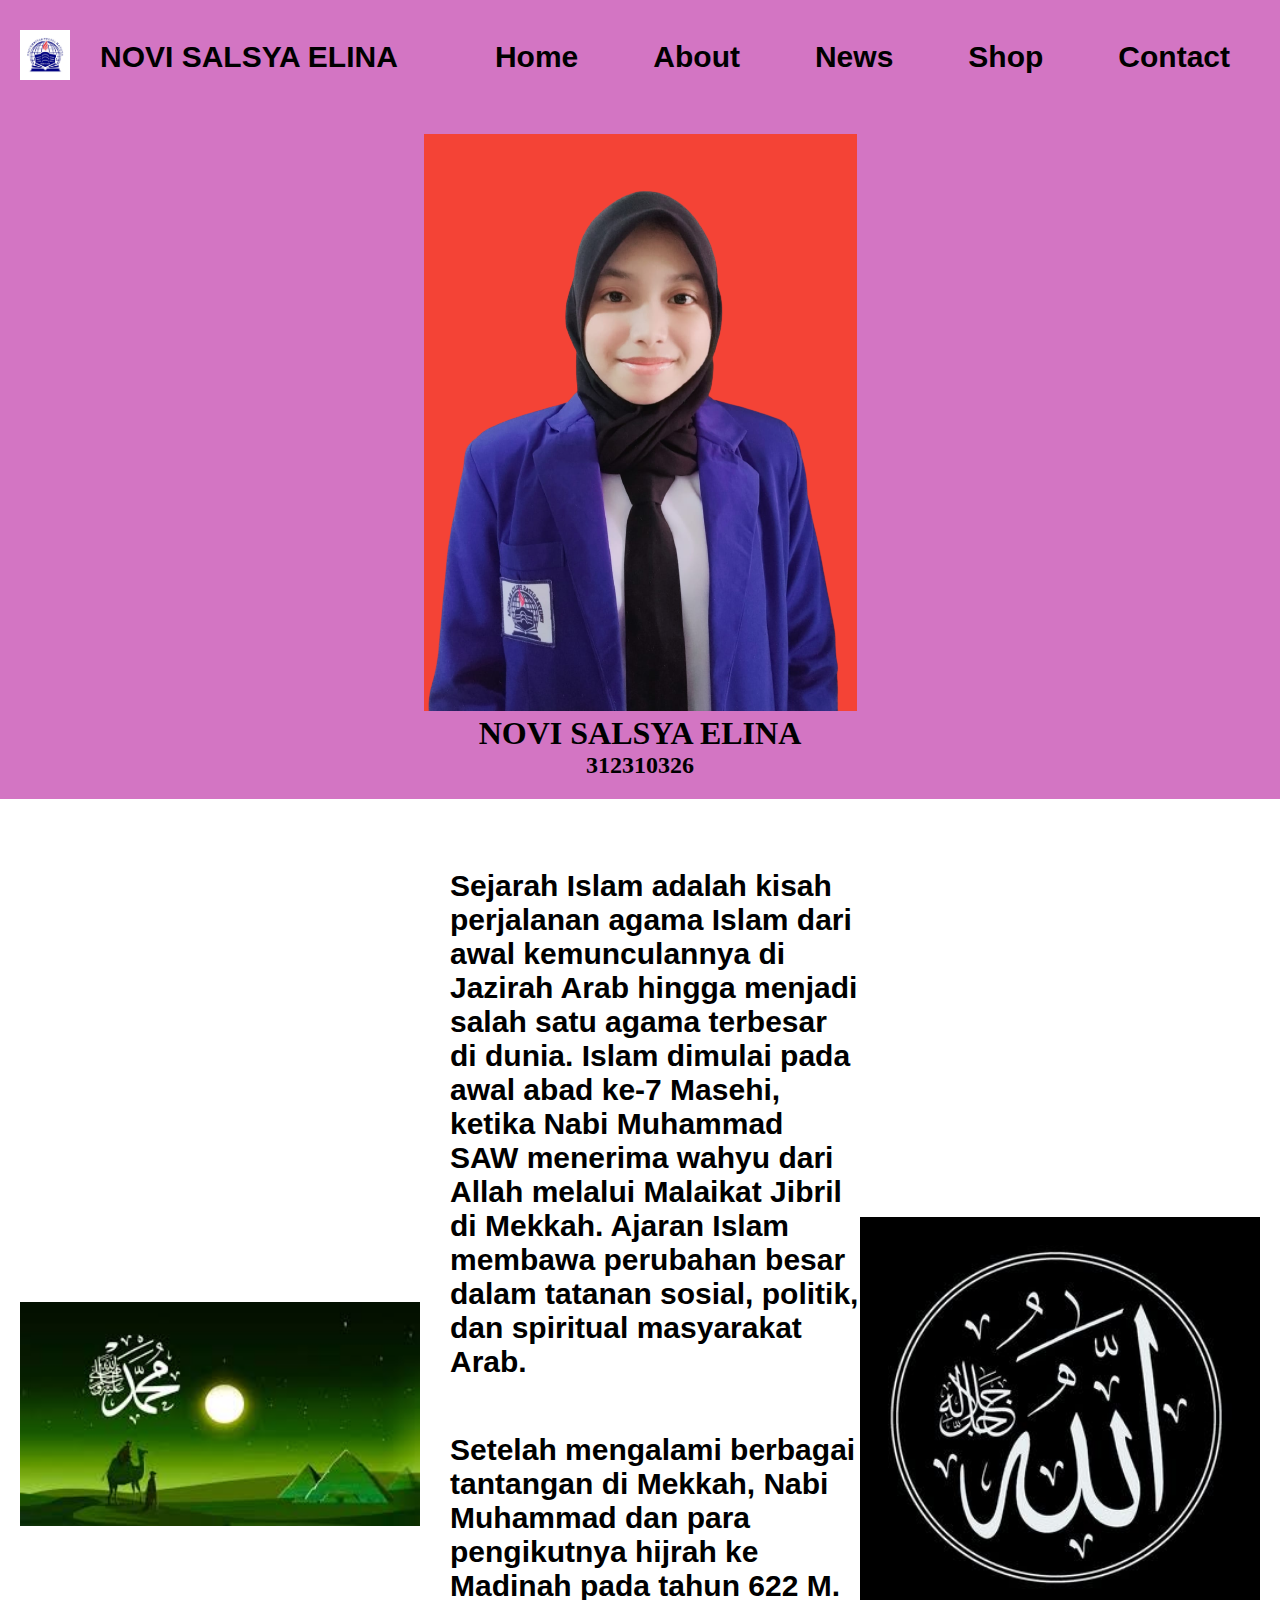
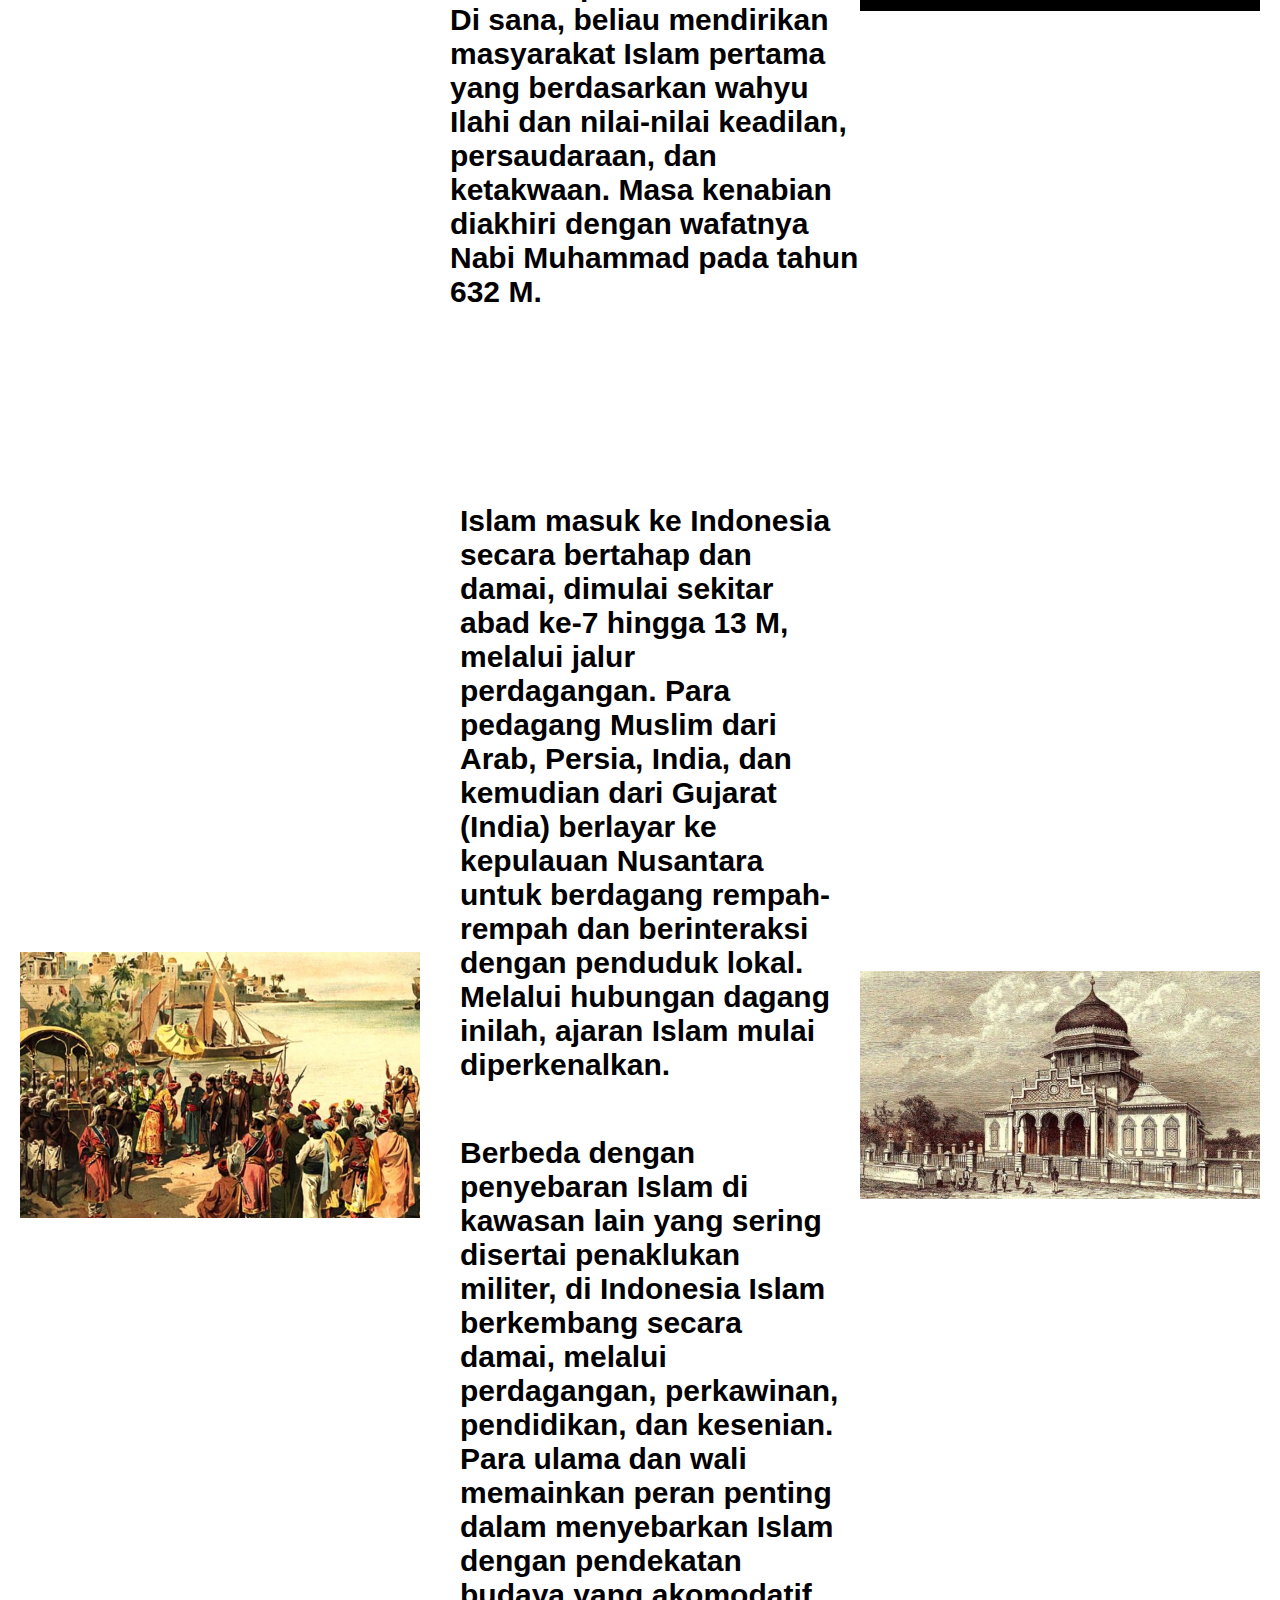
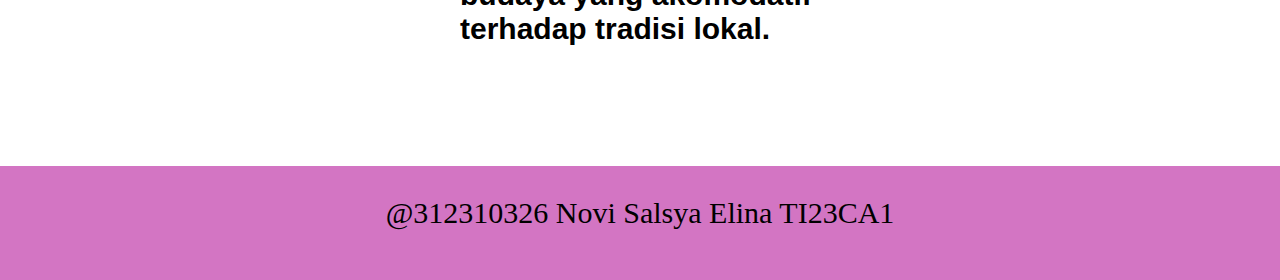
<file: index.html>
<!DOCTYPE html>
<html lang="en">
<head>
    <meta charset="UTF-8">
    <meta name="viewport" content="width=device-width, initial-scale=1.0">
    <title>WEBSITE - SALSYA</title>
    <style>
        * {
            margin: 0;
            padding: 0;
            box-sizing: border-box;
        }

        html {
            scroll-behavior: smooth; /* Efek scroll lembut saat klik menu */
        }

        nav {
            display: flex;
            justify-content: space-between;
            align-items: center;
            padding: 10px 20px;
            background-color: #d375c3;
        }

        .title {
            flex-grow: 1;
        }

        nav a {
            font-family: 'Franklin Gothic Medium', 'Arial Narrow', Arial, sans-serif;
            padding: 30px;
            display: inline-block;
            color: black;
            font-size: 30px;
            text-decoration: none;
            font-weight: bold;
            transition: background-color 0.3s ease;
        }

        nav a:hover {
            background-color: #d375c3;
            border-radius: 5px;
        }

        ul {
            list-style-type: none;
            display: flex;
            margin: 0;
            padding-left: 10px;
        }

        li {
            margin-left: 15px;
        }

        h1, h2 {
            text-align: center;
            color: black;
        }

        .header {
            display: flex;
            justify-content: center;
            align-items: center;
            padding: 20px;
            background-color: #d375c3;
            max-width: 2000px;
            margin: auto;
        }

        .right-content {
            text-align: center;
        }

        #hero {
            display: flex;
            align-items: center;
            padding: 20px;
            color: white;
            max-width: 2000px;
            margin: auto;
        }

        .hero-image {
            width: 400px;
            height: auto;
            margin-bottom: 50px;
        }

        .hero-content {
            padding-bottom: 150px;
            flex: 1;
        }

        .hero-image2 {
            width: 400px;
            height: auto;
            margin-bottom: 50px;
        }

        h3 {
            color: black;
            font-family: 'Franklin Gothic Medium', 'Arial Narrow', Arial, sans-serif;
            padding-top: 50px;
            padding-left: 30px;
            font-size: 30px;
        }

        #wrapper {
            display: flex;
            align-items: center;
            padding: 20px;
            color: white;
            max-width: 2000px;
            margin: auto;
        }

        .wrapper-content {
            flex: 1;
            padding-right: 20px;
        }

        .wrapper-image {
            width: 400px;
            height: auto;
            margin-bottom: 80px;
            margin-top: 5px;
        }

        .wrapper-image2 {
            width: 400px;
            height: auto;
            margin-bottom: 80px;
            margin-top: 5px;
        }

        h5 {
            color: black;
            font-family: 'Franklin Gothic Medium', 'Arial Narrow', Arial, sans-serif;
            padding-top: 5px;
            padding-bottom: 100px;
            padding-left: 40px;
            font-size: 30px;
        }

        p {
            font-size: 30px;
            margin-bottom: 20px;
        }

        #about {
            background-color: #f3e5f5;
            padding: 40px;
            text-align: center;
            max-width: 1000px;
            margin: 30px auto;
            border-radius: 10px;
        }

        footer {
            background-color: #d375c3;
            padding: 30px;
            color: black;
            text-align: center;
        }
    </style>
</head>
<body>
    <nav>
        <div class="nav__logo">
            <img alt="" height="50" src="upb.png">
        </div>
        <div class="title">
            <a href="#">NOVI SALSYA ELINA</a>
        </div>
        <ul class="ul">
            <li><a href="#home">Home</a></li>
            <li><a href="about.html">About</a></li>
            <li><a href="news.html">News</a></li>
            <li><a href="#" class="inactive">Shop</a></li>
            <li><a href="#" class="inactive">Contact</a></li>
        </ul>
    </nav>

    <header class="header" id="home">
        <div class="right-content">
            <img src="salsya.png" alt="Foto" class="profile-image"> 
            <h1 class="name">NOVI SALSYA ELINA</h1>
            <h2 class="name2">312310326</h2>
        </div>
    </header>

    <section id="hero">
        <img src="nabimuhammad.jpeg" alt="Salsya" class="hero-image">
        <div class="hero-content">
            <h3>
                <p>Sejarah Islam adalah kisah perjalanan agama Islam dari awal kemunculannya di Jazirah Arab hingga menjadi salah satu agama terbesar di dunia. Islam dimulai pada awal abad ke-7 Masehi, ketika Nabi Muhammad SAW menerima wahyu dari Allah melalui Malaikat Jibril di Mekkah. Ajaran Islam membawa perubahan besar dalam tatanan sosial, politik, dan spiritual masyarakat Arab.</p>
                <br>Setelah mengalami berbagai tantangan di Mekkah, Nabi Muhammad dan para pengikutnya hijrah ke Madinah pada tahun 622 M. Di sana, beliau mendirikan masyarakat Islam pertama yang berdasarkan wahyu Ilahi dan nilai-nilai keadilan, persaudaraan, dan ketakwaan. Masa kenabian diakhiri dengan wafatnya Nabi Muhammad pada tahun 632 M.</br>
            </h3>
        </div> 
        <img src="Allah.jpeg" alt="delamifc" class="hero-image2">
    </section>

    <section id="wrapper">
        <img src="sejarah.jpg" alt="salsya" class="wrapper-image2">
        <div class="wrapper-content">
            <h5> 
                <p>Islam masuk ke Indonesia secara bertahap dan damai, dimulai sekitar abad ke-7 hingga 13 M, melalui jalur perdagangan. Para pedagang Muslim dari Arab, Persia, India, dan kemudian dari Gujarat (India) berlayar ke kepulauan Nusantara untuk berdagang rempah-rempah dan berinteraksi dengan penduduk lokal. Melalui hubungan dagang inilah, ajaran Islam mulai diperkenalkan.</p>
                <br>Berbeda dengan penyebaran Islam di kawasan lain yang sering disertai penaklukan militer, di Indonesia Islam berkembang secara damai, melalui perdagangan, perkawinan, pendidikan, dan kesenian. Para ulama dan wali memainkan peran penting dalam menyebarkan Islam dengan pendekatan budaya yang akomodatif terhadap tradisi lokal.</br>
            </h5>
        </div>   
        <img src="foto.jpeg" alt="delamifc" class="wrapper-image">
    </section>

    <footer>
        <p>@312310326 Novi Salsya Elina TI23CA1</p>
    </footer>
</body>
</html>
</file>
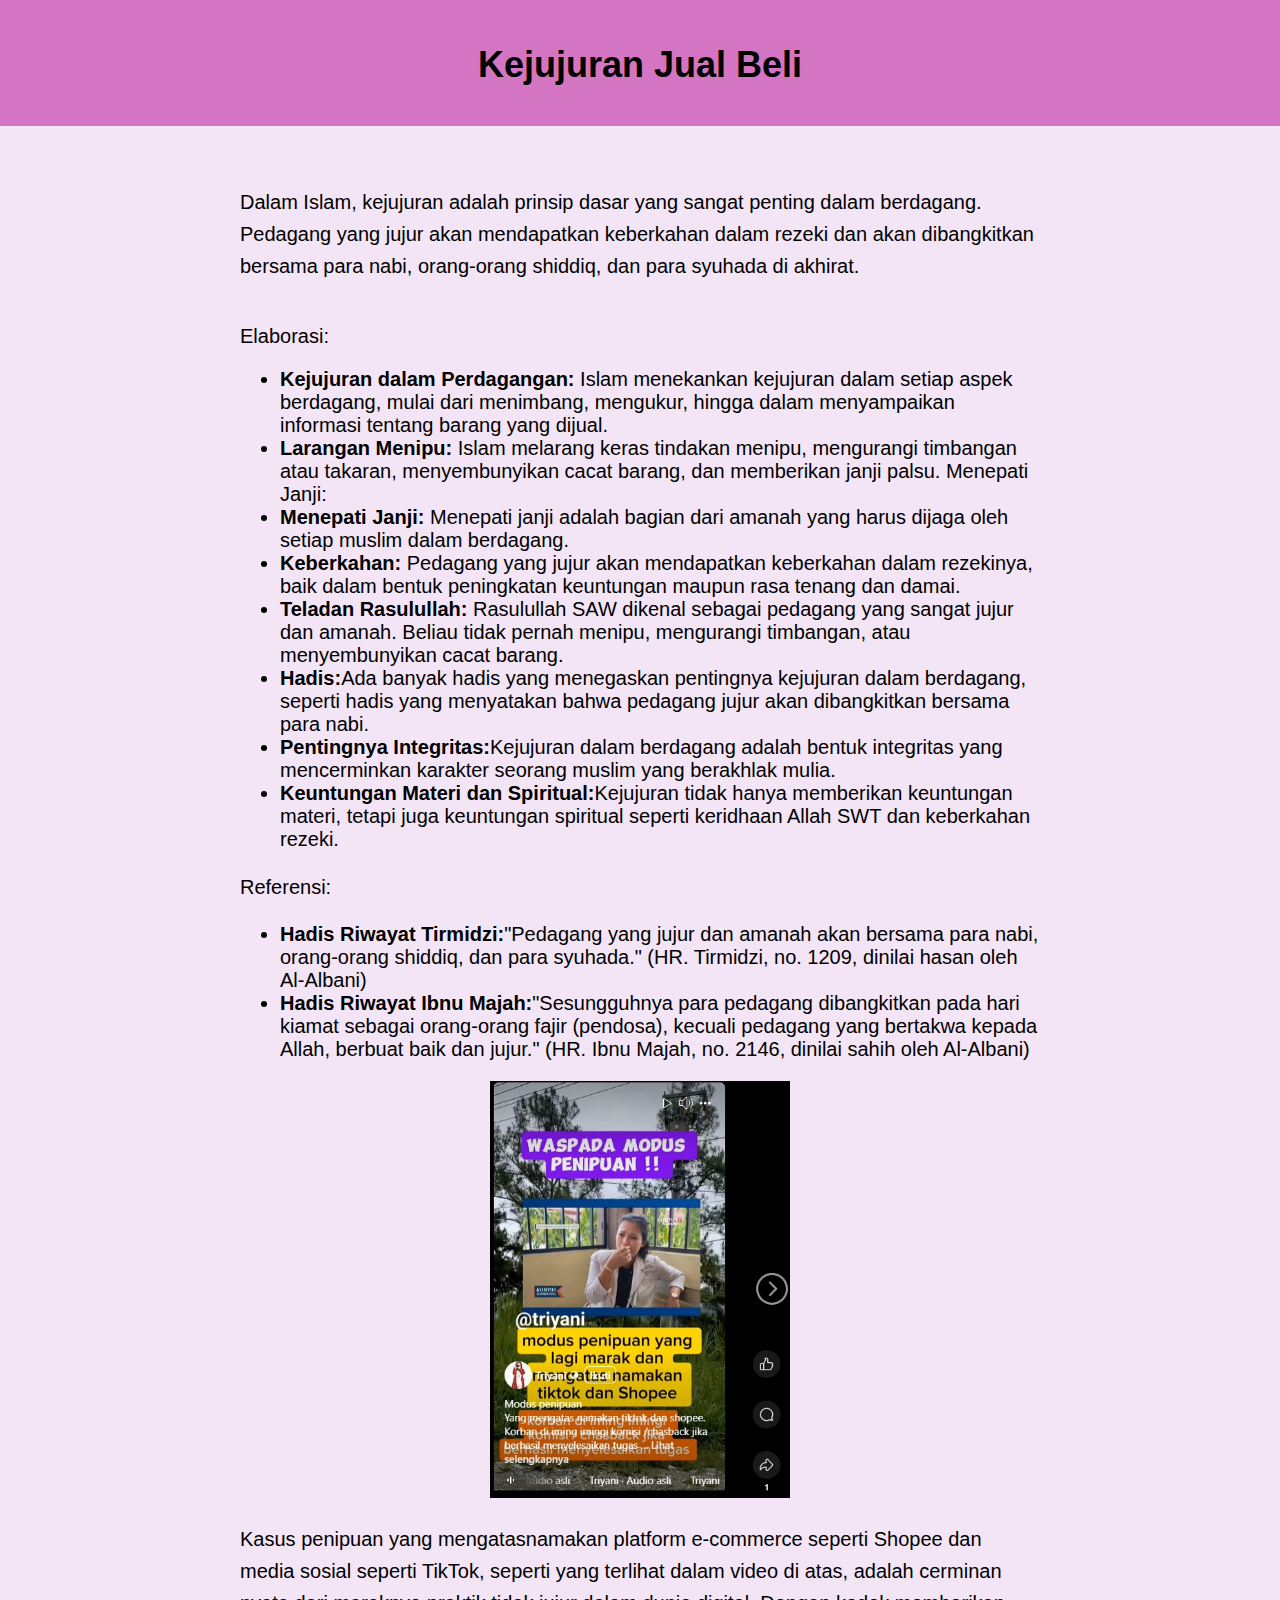
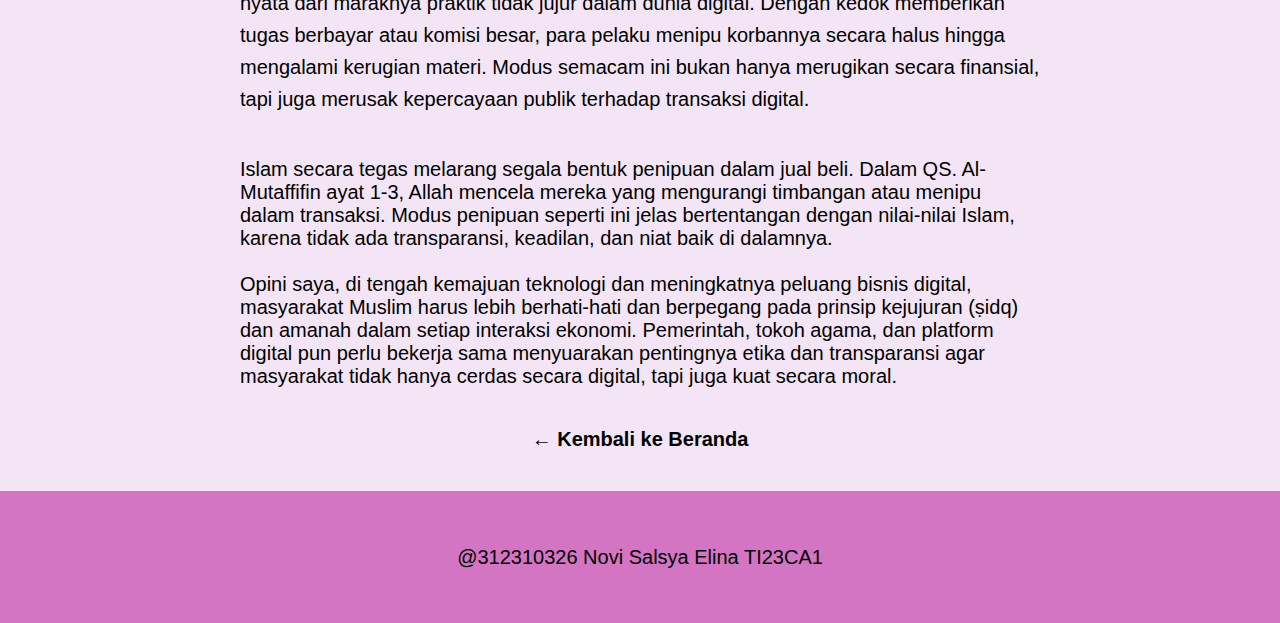
<file: about.html>
<!DOCTYPE html>
<html lang="en">
<head>
    <meta charset="UTF-8">
    <meta name="viewport" content="width=device-width, initial-scale=1.0">
    <title>About - Novi Salsya Elina</title>
    <style>
        body {
            font-family: Arial, sans-serif;
            background-color: #f3e5f5;
            margin: 0;
            padding: 0;
        }
        header {
            background-color: #d375c3;
            color: black;
            padding: 20px;
            text-align: center;
        }
        section {
            padding: 40px;
            font-size: 20px;
            max-width: 800px;
            margin: auto;
        }
        h1 {
            font-size: 36px;
            margin-bottom: 20px;
        }
        p {
            font-size: 20px;
            line-height: 1.6;
        }
        a {
            display: inline-block;
            margin-top: 20px;
            text-decoration: none;
            color: #000;
            font-weight: bold;
        }
        footer {
            background-color: #d375c3;
            padding: 30px;
            color: black;
            text-align: center;
        }
        .center-link {
    text-align: center;
    margin-top: 20px;
}
    </style>
</head>
<body>
    <header>
        <h1>Kejujuran Jual Beli</h1>
    </header>
    <section>
        <p>Dalam Islam, kejujuran adalah prinsip dasar yang sangat penting dalam berdagang. Pedagang yang jujur akan mendapatkan keberkahan dalam rezeki dan akan dibangkitkan bersama para nabi, orang-orang shiddiq, dan para syuhada di akhirat. </p>
        <br>Elaborasi:</br>
        <p>
            <ul>
                <li><strong>Kejujuran dalam Perdagangan:</strong> Islam menekankan kejujuran dalam setiap aspek berdagang, mulai dari menimbang, mengukur, hingga dalam menyampaikan informasi tentang barang yang dijual. </li>
                <li><strong>Larangan Menipu:</strong> Islam melarang keras tindakan menipu, mengurangi timbangan atau takaran, menyembunyikan cacat barang, dan memberikan janji palsu. 
                    Menepati Janji:</li>
                <li><strong>Menepati Janji:</strong> Menepati janji adalah bagian dari amanah yang harus dijaga oleh setiap muslim dalam berdagang. </li>
                <li><strong>Keberkahan:</strong> Pedagang yang jujur akan mendapatkan keberkahan dalam rezekinya, baik dalam bentuk peningkatan keuntungan maupun rasa tenang dan damai. </li>
                <li><strong>Teladan Rasulullah:</strong> Rasulullah SAW dikenal sebagai pedagang yang sangat jujur dan amanah. Beliau tidak pernah menipu, mengurangi timbangan, atau menyembunyikan cacat barang. </li>
                <li><strong>Hadis:</strong>Ada banyak hadis yang menegaskan pentingnya kejujuran dalam berdagang, seperti hadis yang menyatakan bahwa pedagang jujur akan dibangkitkan bersama para nabi. </li>
                <li><strong>Pentingnya Integritas:</strong>Kejujuran dalam berdagang adalah bentuk integritas yang mencerminkan karakter seorang muslim yang berakhlak mulia. </li>
                <li><strong>Keuntungan Materi dan Spiritual:</strong>Kejujuran tidak hanya memberikan keuntungan materi, tetapi juga keuntungan spiritual seperti keridhaan Allah SWT dan keberkahan rezeki. </li>
            </ul>
        <p>Referensi:</p>
        <ul>
            <li><strong>Hadis Riwayat Tirmidzi:</strong>"Pedagang yang jujur dan amanah akan bersama para nabi, orang-orang shiddiq, dan para syuhada."
                (HR. Tirmidzi, no. 1209, dinilai hasan oleh Al-Albani)</li>
            <li><strong>Hadis Riwayat Ibnu Majah:</strong>"Sesungguhnya para pedagang dibangkitkan pada hari kiamat sebagai orang-orang fajir (pendosa), kecuali pedagang yang bertakwa kepada Allah, berbuat baik dan jujur."
                (HR. Ibnu Majah, no. 2146, dinilai sahih oleh Al-Albani)</li>
        </ul>
        </p>
        <div style="text-align: center;">
            <img src="moduspenipuan.jpg" alt="Penipuan" width="300">
        </div>
        <p>Kasus penipuan yang mengatasnamakan platform e-commerce seperti Shopee dan media sosial seperti TikTok, seperti yang terlihat dalam video di atas, adalah cerminan nyata dari maraknya praktik tidak jujur dalam dunia digital. Dengan kedok memberikan tugas berbayar atau komisi besar, para pelaku menipu korbannya secara halus hingga mengalami kerugian materi. Modus semacam ini bukan hanya merugikan secara finansial, tapi juga merusak kepercayaan publik terhadap transaksi digital.</p>
        <br>Islam secara tegas melarang segala bentuk penipuan dalam jual beli. Dalam QS. Al-Mutaffifin ayat 1-3, Allah mencela mereka yang mengurangi timbangan atau menipu dalam transaksi. Modus penipuan seperti ini jelas bertentangan dengan nilai-nilai Islam, karena tidak ada transparansi, keadilan, dan niat baik di dalamnya.</br>
        <br>Opini saya, di tengah kemajuan teknologi dan meningkatnya peluang bisnis digital, masyarakat Muslim harus lebih berhati-hati dan berpegang pada prinsip kejujuran (ṣidq) dan amanah dalam setiap interaksi ekonomi. Pemerintah, tokoh agama, dan platform digital pun perlu bekerja sama menyuarakan pentingnya etika dan transparansi agar masyarakat tidak hanya cerdas secara digital, tapi juga kuat secara moral.</br>
        <div class="center-link">
            <a href="index.html">← Kembali ke Beranda</a>
        </div>
    </section>
    <footer>
        <p>@312310326 Novi Salsya Elina TI23CA1</p>
    </footer>
</body>
</html>
</file>
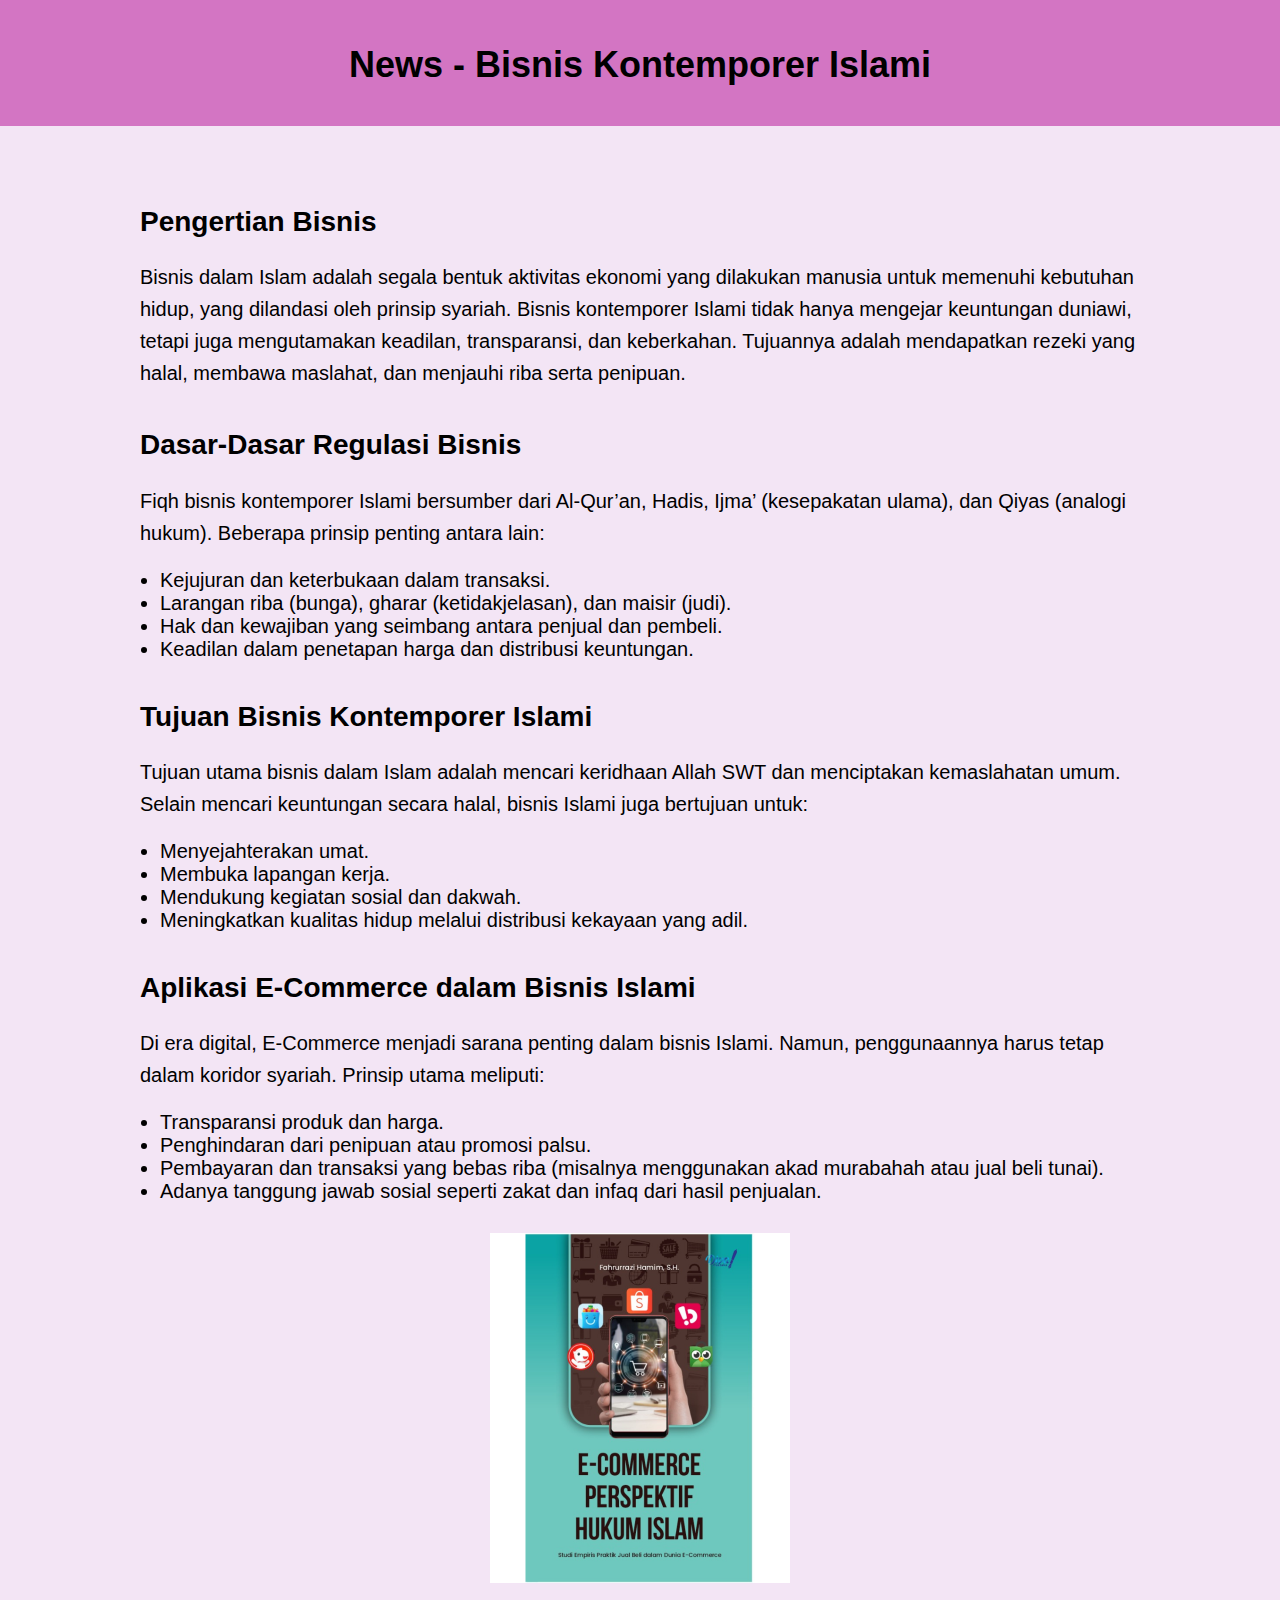
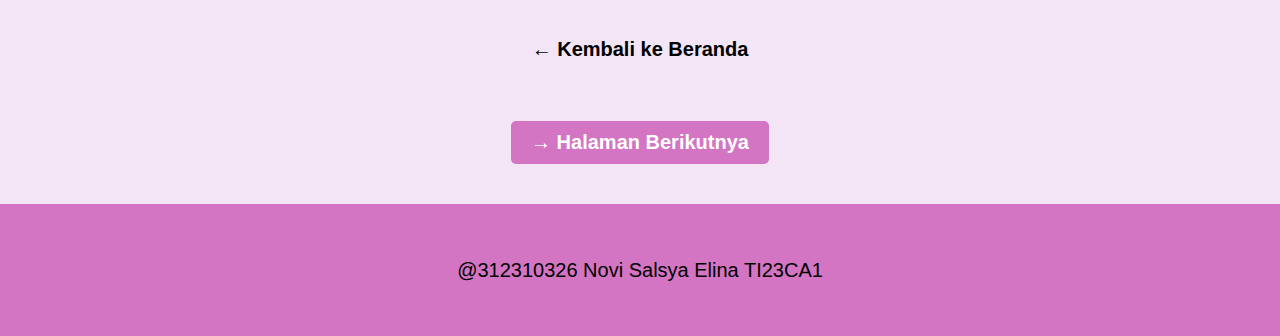
<file: news.html>
<!DOCTYPE html>
<html lang="id">
<head>
    <meta charset="UTF-8">
    <meta name="viewport" content="width=device-width, initial-scale=1.0">
    <title>News - Bisnis Kontemporer Islami</title>
    <style>
        body {
            font-family: Arial, sans-serif;
            background-color: #f3e5f5;
            margin: 0;
            padding: 0;
        }
        header {
            background-color: #d375c3;
            color: black;
            padding: 20px;
            text-align: center;
        }
        section {
            padding: 40px;
            font-size: 20px;
            max-width: 1000px;
            margin: auto;
        }
        h1 {
            font-size: 36px;
            margin-bottom: 20px;
        }
        h2 {
            font-size: 28px;
            margin-top: 40px;
        }
        p {
            line-height: 1.6;
            font-size: 20px;
        }
        footer {
            background-color: #d375c3;
            padding: 30px;
            color: black;
            text-align: center;
        }
        a {
            display: inline-block;
            margin-top: 20px;
            text-decoration: none;
            color: #000;
            font-weight: bold;
        }
        ul {
            padding-left: 20px;
        }
    </style>
</head>
<body>
    <header>
        <h1>News - Bisnis Kontemporer Islami</h1>
    </header>

    <section>
        <h2>Pengertian Bisnis</h2>
        <p>Bisnis dalam Islam adalah segala bentuk aktivitas ekonomi yang dilakukan manusia untuk memenuhi kebutuhan hidup, yang dilandasi oleh prinsip syariah. Bisnis kontemporer Islami tidak hanya mengejar keuntungan duniawi, tetapi juga mengutamakan keadilan, transparansi, dan keberkahan. Tujuannya adalah mendapatkan rezeki yang halal, membawa maslahat, dan menjauhi riba serta penipuan.</p>

        <h2>Dasar-Dasar Regulasi Bisnis</h2>
        <p>Fiqh bisnis kontemporer Islami bersumber dari Al-Qur’an, Hadis, Ijma’ (kesepakatan ulama), dan Qiyas (analogi hukum). Beberapa prinsip penting antara lain:</p>
        <ul>
            <li>Kejujuran dan keterbukaan dalam transaksi.</li>
            <li>Larangan riba (bunga), gharar (ketidakjelasan), dan maisir (judi).</li>
            <li>Hak dan kewajiban yang seimbang antara penjual dan pembeli.</li>
            <li>Keadilan dalam penetapan harga dan distribusi keuntungan.</li>
        </ul>

        <h2>Tujuan Bisnis Kontemporer Islami</h2>
        <p>Tujuan utama bisnis dalam Islam adalah mencari keridhaan Allah SWT dan menciptakan kemaslahatan umum. Selain mencari keuntungan secara halal, bisnis Islami juga bertujuan untuk:</p>
        <ul>
            <li>Menyejahterakan umat.</li>
            <li>Membuka lapangan kerja.</li>
            <li>Mendukung kegiatan sosial dan dakwah.</li>
            <li>Meningkatkan kualitas hidup melalui distribusi kekayaan yang adil.</li>
        </ul>

        <h2>Aplikasi E-Commerce dalam Bisnis Islami</h2>
        <p>Di era digital, E-Commerce menjadi sarana penting dalam bisnis Islami. Namun, penggunaannya harus tetap dalam koridor syariah. Prinsip utama meliputi:</p>
        <ul>
            <li>Transparansi produk dan harga.</li>
            <li>Penghindaran dari penipuan atau promosi palsu.</li>
            <li>Pembayaran dan transaksi yang bebas riba (misalnya menggunakan akad murabahah atau jual beli tunai).</li>
            <li>Adanya tanggung jawab sosial seperti zakat dan infaq dari hasil penjualan.</li>
        </ul>

        <div style="text-align:center; margin-top:30px;">
            <img src="E-commerce islam.png" alt="E-Commerce Islami" width="300">
        </div>

        <div style="text-align:center; margin-top:30px;">
            <a href="index.html">← Kembali ke Beranda</a>
        </div>

        <div style="text-align:center; margin-top:40px;">
            <a href="news2.html" style="background-color:#d375c3; color:white; padding:10px 20px; border-radius:5px; text-decoration:none; font-weight:bold;">
                → Halaman Berikutnya
            </a>
        </div>
    </section>

    <footer>
        <p>@312310326 Novi Salsya Elina TI23CA1</p>
    </footer>
</body>
</html>
</file>
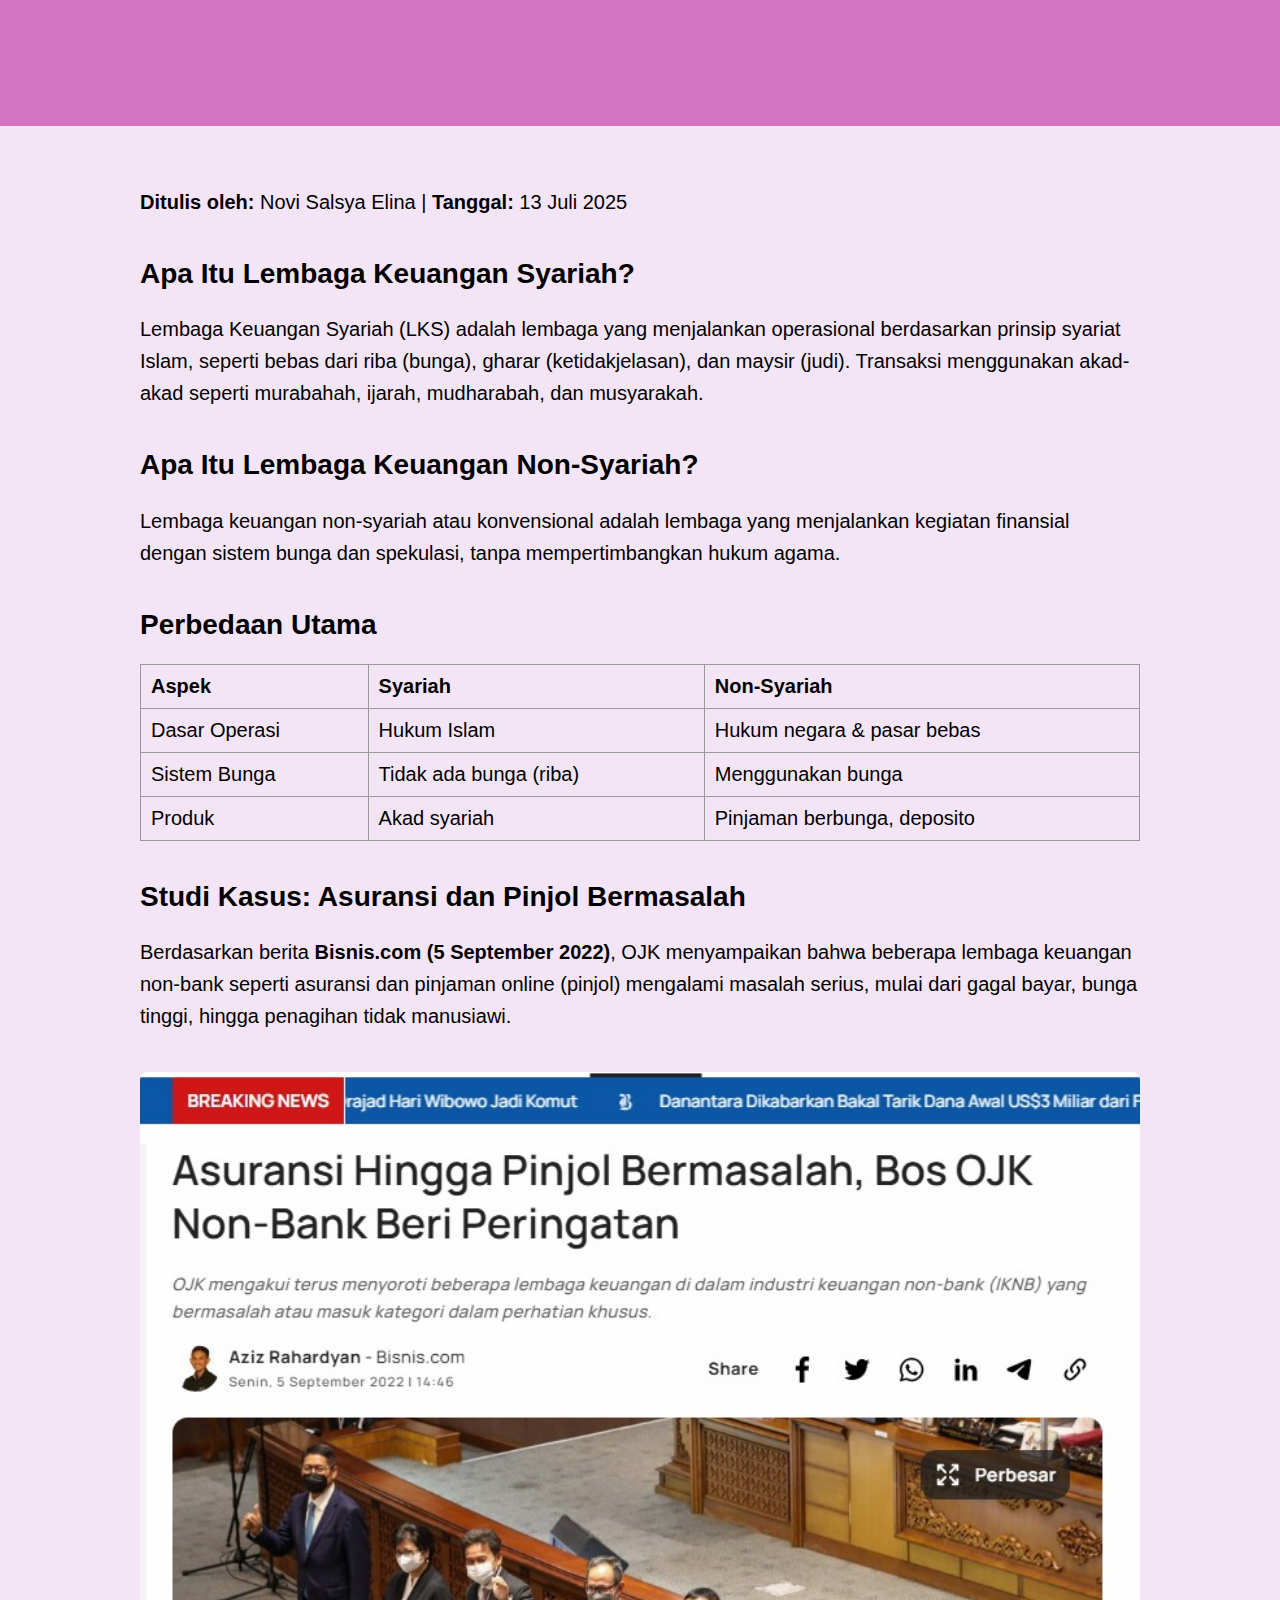
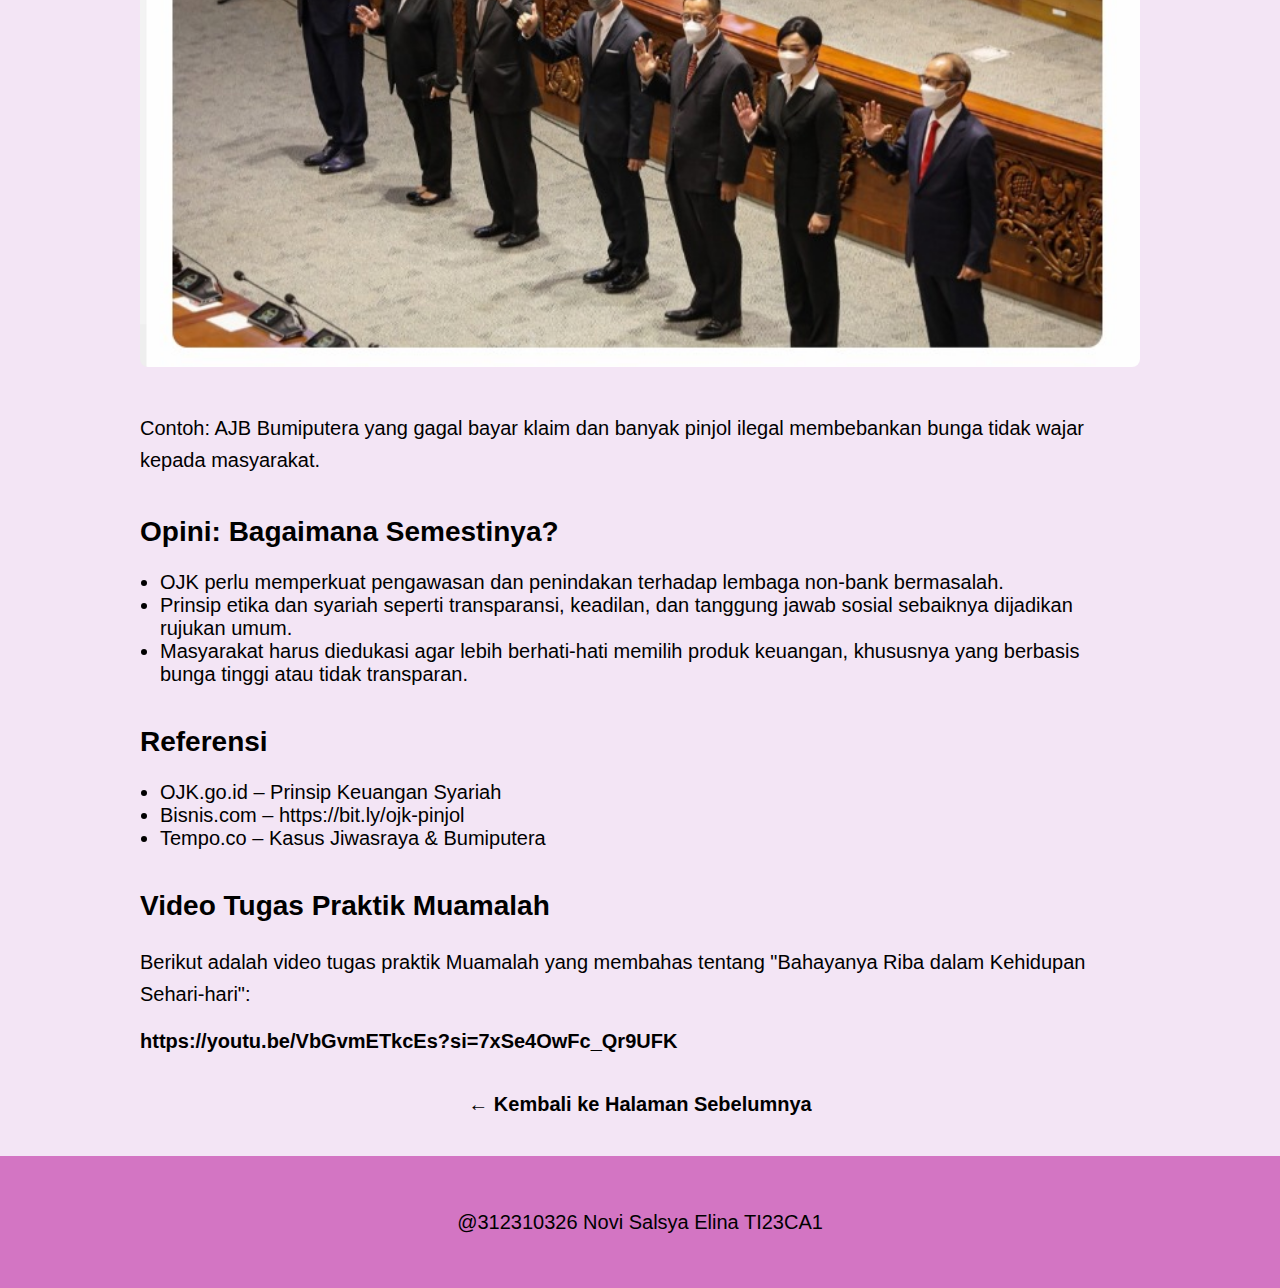
<file: news2.html>
<!DOCTYPE html>
<html lang="id">
<head>
  <meta charset="UTF-8">
  <meta name="viewport" content="width=device-width, initial-scale=1.0">
  <title>Lembaga Keuangan Syariah vs Non-Syariah</title>
  <style>
    body {
        font-family: Arial, sans-serif;
        background-color: #f3e5f5;
        margin: 0;
        padding: 0;
    }
    header {
        background-color: #d375c3;
        color: black;
        padding: 20px;
        text-align: center;
    }
    section {
        padding: 40px;
        font-size: 20px;
        max-width: 1000px;
        margin: auto;
    }
    h1 {
        font-size: 36px;
        margin-bottom: 20px;
        color: #d375c3;
    }
    h2 {
        font-size: 28px;
        margin-top: 40px;
    }
    p {
        line-height: 1.6;
        font-size: 20px;
    }
    ul {
        padding-left: 20px;
    }
    table {
        border-collapse: collapse;
        width: 100%;
        margin: 20px 0;
    }
    table, th, td {
        border: 1px solid #999;
        padding: 10px;
        text-align: left;
    }
    footer {
        background-color: #d375c3;
        padding: 30px;
        color: black;
        text-align: center;
    }
    a {
        text-decoration: none;
        color: #000;
        font-weight: bold;
    }
  </style>
</head>
<body>
  <header>
    <h1>Studi Kasus Lembaga Keuangan Syariah dan Non-Syariah</h1>
  </header>

  <section>
    <p><strong>Ditulis oleh:</strong> Novi Salsya Elina | <strong>Tanggal:</strong> 13 Juli 2025</p>

    <h2>Apa Itu Lembaga Keuangan Syariah?</h2>
    <p>Lembaga Keuangan Syariah (LKS) adalah lembaga yang menjalankan operasional berdasarkan prinsip syariat Islam, seperti bebas dari riba (bunga), gharar (ketidakjelasan), dan maysir (judi). Transaksi menggunakan akad-akad seperti murabahah, ijarah, mudharabah, dan musyarakah.</p>

    <h2>Apa Itu Lembaga Keuangan Non-Syariah?</h2>
    <p>Lembaga keuangan non-syariah atau konvensional adalah lembaga yang menjalankan kegiatan finansial dengan sistem bunga dan spekulasi, tanpa mempertimbangkan hukum agama.</p>

    <h2>Perbedaan Utama</h2>
    <table>
      <tr><th>Aspek</th><th>Syariah</th><th>Non-Syariah</th></tr>
      <tr><td>Dasar Operasi</td><td>Hukum Islam</td><td>Hukum negara & pasar bebas</td></tr>
      <tr><td>Sistem Bunga</td><td>Tidak ada bunga (riba)</td><td>Menggunakan bunga</td></tr>
      <tr><td>Produk</td><td>Akad syariah</td><td>Pinjaman berbunga, deposito</td></tr>
    </table>

    <h2>Studi Kasus: Asuransi dan Pinjol Bermasalah</h2>
    <p>Berdasarkan berita <strong>Bisnis.com (5 September 2022)</strong>, OJK menyampaikan bahwa beberapa lembaga keuangan non-bank seperti asuransi dan pinjaman online (pinjol) mengalami masalah serius, mulai dari gagal bayar, bunga tinggi, hingga penagihan tidak manusiawi.</p>
    <img src="uas_agama.jpg" alt="Berita OJK" style="width:100%; border-radius:8px; margin:20px 0;">
    <p>Contoh: AJB Bumiputera yang gagal bayar klaim dan banyak pinjol ilegal membebankan bunga tidak wajar kepada masyarakat.</p>

    <h2>Opini: Bagaimana Semestinya?</h2>
    <ul>
      <li>OJK perlu memperkuat pengawasan dan penindakan terhadap lembaga non-bank bermasalah.</li>
      <li>Prinsip etika dan syariah seperti transparansi, keadilan, dan tanggung jawab sosial sebaiknya dijadikan rujukan umum.</li>
      <li>Masyarakat harus diedukasi agar lebih berhati-hati memilih produk keuangan, khususnya yang berbasis bunga tinggi atau tidak transparan.</li>
    </ul>

    <h2>Referensi</h2>
    <ul>
      <li>OJK.go.id – Prinsip Keuangan Syariah</li>
      <li>Bisnis.com – https://bit.ly/ojk-pinjol</li>
      <li>Tempo.co – Kasus Jiwasraya & Bumiputera</li>
    </ul>

    <h2>Video Tugas Praktik Muamalah</h2>
<p>Berikut adalah video tugas praktik Muamalah yang membahas tentang "Bahayanya Riba dalam Kehidupan Sehari-hari":</p>

<a href="https://youtu.be/VbGvmETkcEs?si=7xSe4OwFc_Qr9UFK" target="_blank">
  https://youtu.be/VbGvmETkcEs?si=7xSe4OwFc_Qr9UFK
</a>


    <div style="text-align:center; margin-top:40px;">
      <a href="news.html">← Kembali ke Halaman Sebelumnya</a>
    </div>
  </section>

  <footer>
    <p>@312310326 Novi Salsya Elina TI23CA1</p>
  </footer>
</body>
</html>
</file>
